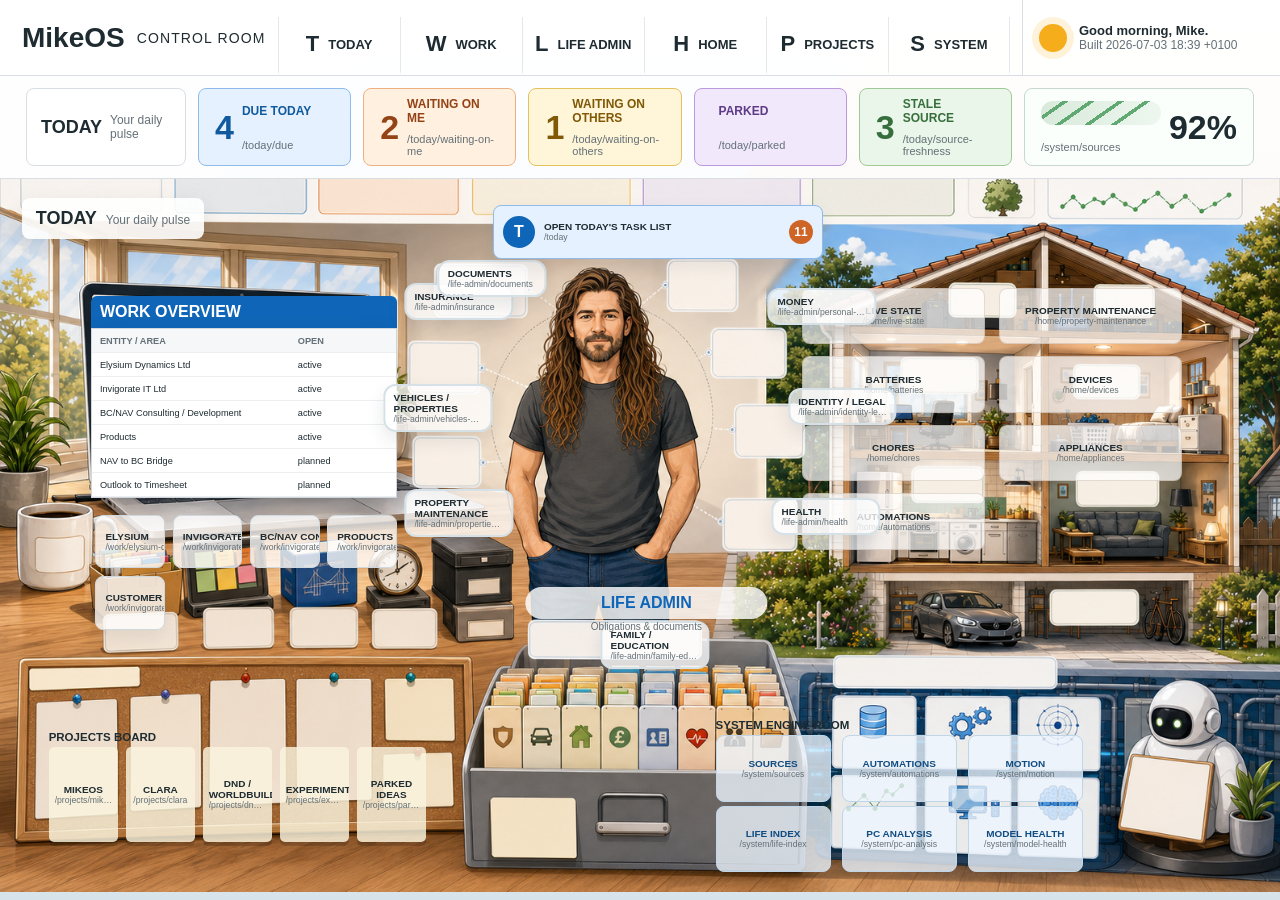
<file: index.html>
<!doctype html>
<html lang="en">
<head>
  <meta charset="utf-8">
  <meta name="viewport" content="width=device-width, initial-scale=1">
  <meta http-equiv="refresh" content="0; url=dashboard/pulse/">
  <title>MikeOS Pulse</title>
  <link rel="canonical" href="dashboard/pulse/">
  <style>
    body {
      min-height: 100vh;
      margin: 0;
      display: grid;
      place-items: center;
      font-family: system-ui, -apple-system, BlinkMacSystemFont, "Segoe UI", sans-serif;
      color: #17242d;
      background: #eef5f8;
    }

    main {
      max-width: 520px;
      padding: 28px;
      text-align: center;
    }

    a {
      color: #0f65b7;
      font-weight: 700;
    }
  </style>
</head>
<body>
  <main>
    <h1>MikeOS Pulse</h1>
    <p>Opening the Pulse control room.</p>
    <p><a href="dashboard/pulse/">Open Pulse manually</a></p>
  </main>
</body>
</html>
</file>
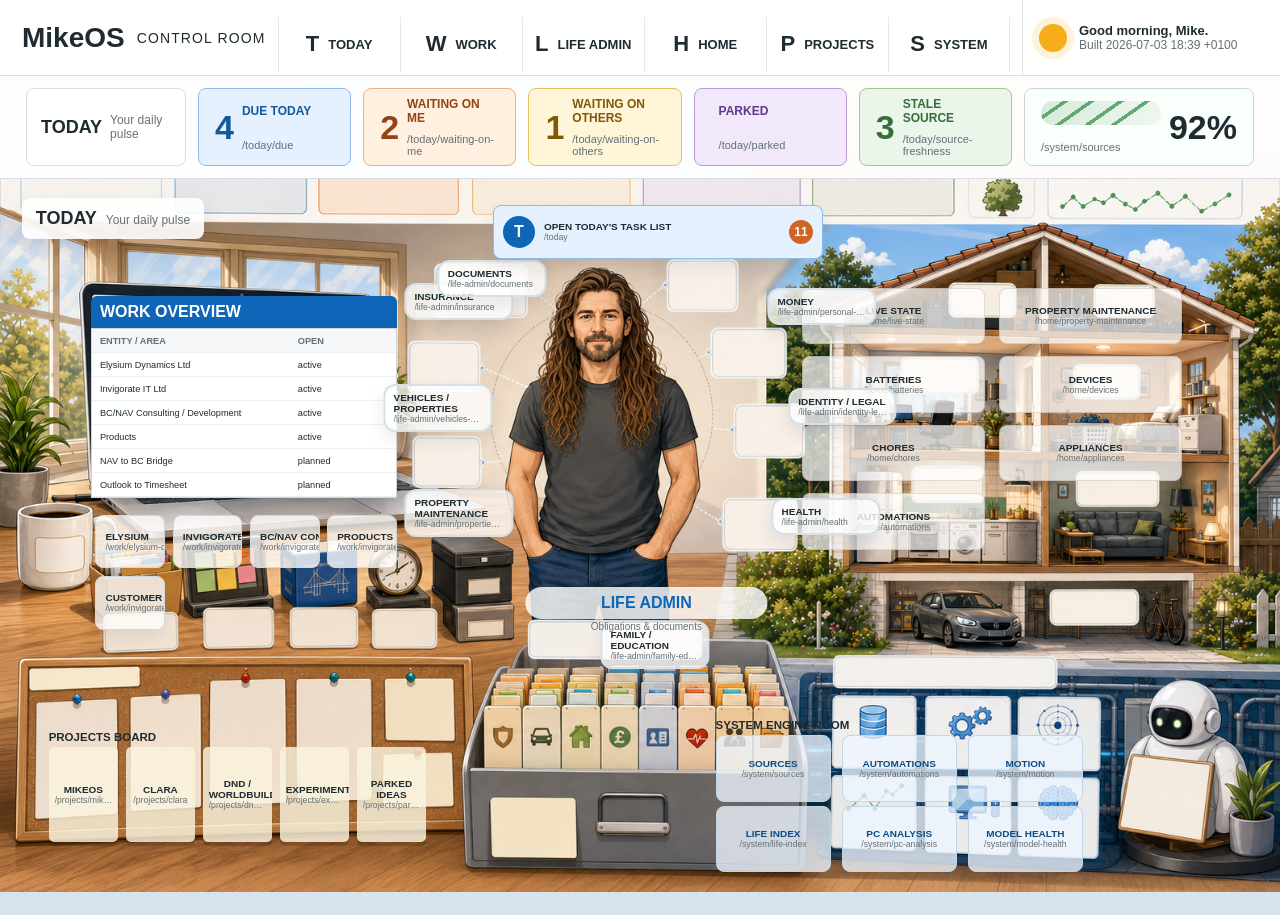
<file: dashboard/pulse/index.html>
<!doctype html>
<html lang="en">
<head>
  <meta charset="utf-8">
  <meta name="viewport" content="width=device-width, initial-scale=1">
  <meta name="mikeos-pulse-views" content="Today, Work, Life Admin, Home, Projects, System">
  <title>MikeOS Pulse</title>
  <link rel="stylesheet" href="pulse.css?v=illustrated-control-room">
</head>
<body>
  <div class="control-room-shell">
    <header class="topbar">
      <div class="brand-line">
        <h1>MikeOS</h1>
        <span>Control Room</span>
      </div>
      <nav class="topnav" id="pulse-nav" aria-label="Pulse sections"></nav>
      <div class="morning-card">
        <span class="sun-mark" aria-hidden="true"></span>
        <div>
          <strong>Good morning, Mike.</strong>
          <span id="generated-at">Built not generated</span>
        </div>
      </div>
    </header>

    <section class="kpi-strip" id="kpi-strip" aria-label="Today summary"></section>

    <main class="control-room">
      <section class="map-panel" aria-label="MikeOS clickable control room">
        <div class="scene-canvas">
          <div class="scene-stage">
            <img class="scene-art" src="assets/control-room-bg.png" alt="" aria-hidden="true">
            <div class="scene-title">
              <strong>Today</strong>
              <span>Your daily pulse</span>
            </div>

            <div class="work-desk">
              <div class="laptop">
                <div class="laptop-header">Work Overview</div>
                <div class="work-table" id="work-table"></div>
              </div>
              <div class="desk-routes" id="work-routes"></div>
            </div>

            <div class="life-hub" id="life-hub">
              <div class="person-card">
                <span class="avatar-mark">M</span>
                <strong>Life Admin</strong>
                <span>Obligations & documents</span>
              </div>
            </div>

            <div class="home-house">
              <div class="roof"></div>
              <div class="house-grid" id="home-rooms"></div>
            </div>

            <div class="projects-board">
              <h2>Projects Board</h2>
              <div id="project-pins"></div>
            </div>

            <div class="system-room">
              <h2>System Engine Room</h2>
              <div id="system-tiles"></div>
            </div>

            <div class="today-hotspot" id="today-hotspot"></div>
          </div>
        </div>
      </section>

      <aside class="task-drawer" aria-live="polite">
        <div class="drawer-header">
          <div class="drawer-title-block">
            <span class="drawer-icon" id="drawer-icon" aria-hidden="true">◎</span>
            <div>
              <span class="small-label">Selected section</span>
              <h2 id="drawer-title">Today</h2>
              <p id="drawer-summary">Loading task list...</p>
            </div>
          </div>
          <button class="landing-button" data-landing="control-room" type="button">Control Room</button>
          <button class="mode-button" type="button">List</button>
          <button class="mode-button" type="button">Filter</button>
          <a class="route-button" id="drawer-route" href="#today">/today</a>
        </div>
        <div class="drawer-counts" id="drawer-counts"></div>
        <div class="task-list" id="task-list"></div>
        <div class="drawer-footer">
          <strong>Evidence -> Entity -> Asset / Obligation -> View</strong>
          <span>The browser only receives distilled MikeOS state.</span>
        </div>
      </aside>
    </main>
  </div>
  <script src="pulse-data.js"></script>
  <script src="pulse-app.js"></script>
</body>
</html>
</file>
<file: dashboard/pulse/pulse.css>
:root {
  --ink: #1e2b31;
  --muted: #647077;
  --quiet: #8a949a;
  --line: #d8dee3;
  --paper: #f4f1ea;
  --surface: rgba(255, 255, 255, 0.94);
  --blue: #0f65b7;
  --blue-soft: #e6f1ff;
  --orange: #cf6427;
  --orange-soft: #fff0df;
  --amber: #c18a11;
  --amber-soft: #fff6d9;
  --green: #3c8c52;
  --green-soft: #e9f6e9;
  --purple: #7650a3;
  --purple-soft: #f1e8fb;
  --steel: #4b697b;
  --steel-soft: #e8eef2;
  --shadow: 0 18px 55px rgba(25, 37, 45, 0.2);
  --radius: 8px;
}

* {
  box-sizing: border-box;
}

html,
body {
  min-height: 100%;
}

body {
  margin: 0;
  color: var(--ink);
  background:
    linear-gradient(180deg, rgba(255, 255, 255, 0.86), rgba(255, 255, 255, 0.18) 22%),
    linear-gradient(135deg, #f8fbff 0 18%, #e9f5ff 18% 42%, #f7efe1 42% 70%, #dbe8ef 70% 100%);
  font-family: "Segoe UI", Arial, sans-serif;
  letter-spacing: 0;
}

button,
a {
  color: inherit;
  font: inherit;
}

button {
  cursor: pointer;
}

a {
  text-decoration: none;
}

.control-room-shell {
  min-height: 100vh;
  display: grid;
  grid-template-rows: auto auto minmax(0, 1fr);
}

.topbar {
  min-height: 76px;
  display: grid;
  grid-template-columns: auto minmax(0, 1fr) 236px;
  align-items: stretch;
  gap: 12px;
  padding: 0 22px;
  border-bottom: 1px solid var(--line);
  background: rgba(255, 255, 255, 0.88);
  backdrop-filter: blur(14px);
}

.brand-line {
  display: flex;
  align-items: center;
  gap: 12px;
  white-space: nowrap;
}

.brand-line h1 {
  margin: 0;
  font-size: 28px;
  font-weight: 800;
  letter-spacing: 0;
}

.brand-line span {
  text-transform: uppercase;
  font-size: 14px;
  letter-spacing: 0.08em;
}

.topnav {
  display: flex;
  align-items: end;
  gap: 0;
  overflow: hidden;
}

.topnav a {
  min-width: 100px;
  flex: 1 1 100px;
  min-height: 58px;
  display: flex;
  align-items: center;
  justify-content: center;
  gap: 9px;
  border-left: 1px solid #e5e8eb;
  border-bottom: 4px solid transparent;
  font-size: 13px;
  font-weight: 700;
  text-transform: uppercase;
}

.topnav a:last-child {
  border-right: 1px solid #e5e8eb;
}

.topnav a span {
  font-size: 22px;
}

.topnav a.active {
  color: var(--blue);
  background: white;
  border-bottom-color: var(--blue);
  border-radius: 0 0 8px 8px;
  box-shadow: 0 8px 20px rgba(15, 101, 183, 0.1);
}

.morning-card {
  display: flex;
  align-items: center;
  gap: 12px;
  padding-left: 16px;
  border-left: 1px solid var(--line);
}

.morning-card strong,
.morning-card span {
  display: block;
}

.morning-card strong {
  font-size: 13px;
}

.morning-card span {
  color: var(--muted);
  font-size: 12px;
}

.sun-mark {
  width: 28px;
  height: 28px;
  border-radius: 50%;
  background: #f6ad1b;
  box-shadow: 0 0 0 7px rgba(246, 173, 27, 0.16);
}

.kpi-strip {
  display: grid;
  grid-template-columns: 160px repeat(5, minmax(130px, 1fr)) 230px;
  gap: 12px;
  padding: 12px 26px;
  border-bottom: 1px solid var(--line);
  background: rgba(255, 255, 255, 0.78);
}

.kpi-title,
.kpi-card,
.freshness-card {
  min-height: 64px;
  border-radius: var(--radius);
  border: 1px solid var(--line);
  background: rgba(255, 255, 255, 0.82);
}

.kpi-title {
  display: flex;
  align-items: center;
  gap: 8px;
  padding: 0 14px;
}

.kpi-title strong {
  font-size: 18px;
  text-transform: uppercase;
}

.kpi-title span {
  color: var(--muted);
  font-size: 12px;
}

.kpi-card,
.freshness-card {
  display: grid;
  grid-template-columns: auto minmax(0, 1fr);
  align-items: center;
  gap: 8px;
  padding: 8px 16px;
  text-align: left;
}

.kpi-card strong,
.freshness-card strong {
  grid-row: span 2;
  font-size: 34px;
  line-height: 1;
}

.kpi-card span {
  font-size: 12px;
  font-weight: 800;
  text-transform: uppercase;
}

.kpi-card small,
.freshness-card small {
  color: var(--muted);
  font-size: 11px;
}

.kpi-card.today { border-color: #8ebbe9; background: var(--blue-soft); color: #115a9e; }
.kpi-card.work { border-color: #edb181; background: var(--orange-soft); color: #944316; }
.kpi-card.life { border-color: #e5c15e; background: var(--amber-soft); color: #805806; }
.kpi-card.projects { border-color: #bb99dd; background: var(--purple-soft); color: #5e3b87; }
.kpi-card.home { border-color: #9fc995; background: var(--green-soft); color: #376f3c; }

.freshness-card {
  grid-template-columns: minmax(0, 1fr) auto;
  border-color: #c7d8cf;
  background: #fbfffb;
}

.sparkline {
  height: 24px;
  border-radius: 999px;
  background:
    linear-gradient(145deg, transparent 0 14%, #61a973 14% 18%, transparent 18% 31%, #61a973 31% 35%, transparent 35% 50%, #61a973 50% 54%, transparent 54% 67%, #61a973 67% 71%, transparent 71% 100%),
    linear-gradient(90deg, #d9eadb, #edf7ef);
}

.control-room {
  position: relative;
  min-height: calc(100vh - 164px);
  overflow: hidden;
}

.map-panel {
  height: 100%;
}

.scene-canvas {
  position: relative;
  min-height: calc(100vh - 164px);
  display: flex;
  justify-content: center;
  align-items: flex-start;
  padding: 0;
  overflow: auto;
  background: linear-gradient(180deg, #edf6fb, #d7e3ea);
}

.scene-stage {
  position: relative;
  width: min(100%, 1586px);
  aspect-ratio: 1586 / 884;
  flex: 0 0 auto;
  overflow: hidden;
  background: #e6eef4;
}

.scene-art {
  position: absolute;
  inset: 0;
  z-index: 0;
  width: 100%;
  height: 100%;
  object-fit: contain;
  pointer-events: none;
  user-select: none;
}

.scene-title {
  position: absolute;
  top: 2.6%;
  left: 1.7%;
  z-index: 8;
  display: flex;
  align-items: baseline;
  gap: 9px;
  padding: 10px 14px;
  border-radius: var(--radius);
  background: rgba(255, 255, 255, 0.9);
  box-shadow: 0 8px 22px rgba(25, 37, 45, 0.1);
}

.scene-title strong {
  font-size: 18px;
  text-transform: uppercase;
}

.scene-title span {
  color: var(--muted);
  font-size: 12px;
}

.work-desk {
  position: absolute;
  left: 7.1%;
  top: 16.4%;
  z-index: 4;
  width: 23.9%;
  min-width: 0;
  max-width: none;
}

.laptop {
  position: relative;
  padding: 0;
  border: 0;
  border-radius: 0;
  background: transparent;
  box-shadow: none;
  transform: none;
}

.laptop::after {
  content: none;
}

.laptop-header {
  padding: 7px 9px;
  border-radius: 6px 6px 0 0;
  color: white;
  background: var(--blue);
  font-weight: 800;
  text-transform: uppercase;
}

.work-table {
  display: grid;
  background: white;
  border: 1px solid #cfd7dd;
  box-shadow: 0 10px 24px rgba(25, 37, 45, 0.12);
}

.table-row {
  display: grid;
  grid-template-columns: minmax(0, 1fr) 90px;
  gap: 8px;
  align-items: center;
  min-height: 24px;
  padding: 3px 8px;
  border: 0;
  border-bottom: 1px solid #edf0f2;
  background: transparent;
  text-align: left;
  font-size: clamp(9px, 0.72vw, 11px);
}

.table-row.head {
  color: var(--muted);
  font-weight: 800;
  text-transform: uppercase;
  background: #f5f7f9;
}

.table-row:not(.head):hover,
.table-row.selected {
  background: var(--blue-soft);
}

.desk-routes {
  display: grid;
  grid-template-columns: repeat(4, minmax(0, 1fr));
  gap: 0.6vw;
  margin-top: 1.3vw;
  padding-left: 1.5%;
}

.desk-routes .zone-icon,
.desk-routes .zone-button em {
  display: none;
}

.life-hub {
  position: absolute;
  left: 50.5%;
  top: 11.4%;
  z-index: 5;
  width: 32.6%;
  height: 64%;
  transform: translateX(-50%);
}

.life-hub::before {
  content: none;
}

.person-card {
  position: absolute;
  left: 50%;
  top: 71.5%;
  z-index: 2;
  width: 58%;
  min-height: 0;
  transform: translateX(-50%);
  display: block;
  padding: 0;
  text-align: center;
}

.avatar-mark {
  display: none;
}

.person-card strong {
  position: relative;
  z-index: 3;
  display: block;
  margin: 0;
  padding: 7px 14px;
  border-radius: 999px;
  background: rgba(255, 255, 255, 0.82);
  color: var(--blue);
  text-transform: uppercase;
}

.person-card span:last-child {
  position: relative;
  z-index: 3;
  display: block;
  margin-top: 2px;
  padding: 0 8px;
  color: var(--muted);
  font-size: clamp(10px, 0.75vw, 12px);
}

.orbit-card {
  position: absolute;
  width: 26%;
  min-height: 0;
  padding: 6px 8px;
  border: 2px solid #d6e1e7;
  border-radius: 12px;
  background: rgba(255, 255, 255, 0.78);
  box-shadow: 0 8px 18px rgba(25, 37, 45, 0.1);
  text-align: left;
  overflow: hidden;
}

.orbit-card strong,
.room-card strong,
.pin-card strong,
.engine-tile strong,
.zone-button strong {
  display: block;
  font-size: clamp(9px, 0.78vw, 12px);
  text-transform: uppercase;
}

.orbit-card small,
.room-card small,
.pin-card small,
.engine-tile small,
.zone-button small {
  color: var(--muted);
  display: block;
  overflow: hidden;
  text-overflow: ellipsis;
  white-space: nowrap;
  font-size: clamp(8px, 0.68vw, 11px);
}

.orbit-1 { left: -8%; top: 5%; }
.orbit-2 { left: -13%; top: 27%; }
.orbit-3 { left: -8%; top: 50%; }
.orbit-4 { right: -5%; top: 6%; }
.orbit-5 { right: -10%; top: 28%; }
.orbit-6 { right: -6%; top: 52%; }
.orbit-7 { left: 39%; top: 79%; }

.home-house {
  position: absolute;
  right: 4.8%;
  top: 9.2%;
  z-index: 3;
  width: 35.4%;
  min-width: 0;
  max-width: none;
  height: 55.8%;
  padding: 0;
}

.roof {
  display: none;
}

.house-grid {
  position: relative;
  display: grid;
  grid-template-columns: repeat(2, minmax(0, 1fr));
  grid-auto-rows: 17%;
  gap: 3.6%;
  height: 100%;
  padding: 9.5% 8% 5%;
  border: 0;
  background: transparent;
  box-shadow: none;
}

.room-card {
  border: 1px solid rgba(110, 76, 47, 0.18);
  border-radius: var(--radius);
  background: rgba(255, 255, 255, 0.72);
  text-align: center;
  overflow: hidden;
}

.room-card:hover,
.room-card.selected {
  border-color: var(--green);
  background: var(--green-soft);
}

.projects-board {
  position: absolute;
  left: 3.8%;
  bottom: 7.1%;
  z-index: 7;
  width: 29.5%;
  min-width: 0;
  max-width: none;
  padding: 0;
  border: 0;
  border-radius: 0;
  background: transparent;
  box-shadow: none;
}

.projects-board h2,
.system-room h2 {
  margin: 0 0 1.1%;
  color: var(--ink);
  font-size: clamp(10px, 0.9vw, 14px);
  text-transform: uppercase;
}

#project-pins {
  display: grid;
  grid-template-columns: repeat(5, minmax(0, 1fr));
  gap: 2%;
}

.pin-card {
  min-height: clamp(72px, 7.4vw, 118px);
  padding: 8px 6px;
  border: 0;
  border-radius: 5px;
  background: rgba(251, 244, 223, 0.82);
  box-shadow: 0 4px 0 rgba(0, 0, 0, 0.18);
  overflow: hidden;
}

.system-room {
  position: absolute;
  right: 15.4%;
  bottom: 3.4%;
  z-index: 7;
  width: 28.7%;
  min-width: 0;
  max-width: none;
  padding: 0;
  border-radius: 0;
  background: transparent;
  box-shadow: none;
}

#system-tiles {
  display: grid;
  grid-template-columns: repeat(3, minmax(0, 1fr));
  gap: 3%;
}

.engine-tile {
  min-height: clamp(54px, 5.2vw, 82px);
  border: 1px solid #bfd5e8;
  border-radius: var(--radius);
  background: rgba(239, 247, 255, 0.78);
  color: #104c82;
  overflow: hidden;
}

.today-hotspot {
  position: absolute;
  top: 3.6%;
  left: 51.4%;
  transform: translateX(-50%);
  z-index: 8;
}

.zone-button {
  position: relative;
  display: grid;
  grid-template-columns: auto minmax(0, 1fr) auto;
  align-items: center;
  gap: 9px;
  min-height: 54px;
  padding: 8px 9px;
  border: 1px solid #cfd8df;
  border-radius: var(--radius);
  background: rgba(255, 255, 255, 0.78);
  text-align: left;
  box-shadow: 0 7px 18px rgba(25, 37, 45, 0.08);
  overflow: hidden;
}

.zone-button.mini {
  grid-template-columns: 1fr;
  min-height: clamp(44px, 4.2vw, 68px);
}

.zone-button.today-main {
  width: min(30vw, 330px);
  border-color: #8ebbe9;
  background: var(--blue-soft);
}

.zone-button strong {
  overflow: hidden;
  text-overflow: ellipsis;
  white-space: nowrap;
}

.zone-icon {
  display: grid;
  place-items: center;
  width: 32px;
  height: 32px;
  border-radius: 50%;
  color: white;
  background: var(--blue);
  font-weight: 800;
}

.zone-button em {
  display: grid;
  place-items: center;
  min-width: 24px;
  height: 24px;
  border-radius: 50%;
  color: white;
  background: var(--orange);
  font-style: normal;
  font-size: 12px;
  font-weight: 800;
}

[data-zone]:focus-visible {
  outline: 3px solid #0f65b7;
  outline-offset: 3px;
}

[data-zone].selected {
  box-shadow: 0 0 0 3px rgba(15, 101, 183, 0.24), var(--shadow);
}

.task-drawer {
  position: absolute;
  z-index: 10;
  left: 25.5%;
  right: 1.4%;
  top: 26px;
  bottom: 28px;
  display: grid;
  grid-template-rows: auto auto minmax(0, 1fr) auto;
  gap: 14px;
  padding: 18px;
  border: 1px solid var(--line);
  border-radius: 12px;
  background: rgba(255, 255, 255, 0.96);
  box-shadow: 0 22px 70px rgba(25, 37, 45, 0.24);
  display: none;
}

.workbench-open .task-drawer {
  display: grid;
}

.drawer-header {
  display: grid;
  grid-template-columns: minmax(0, 1fr) auto auto auto auto;
  gap: 14px;
  align-items: start;
}

.drawer-title-block {
  display: grid;
  grid-template-columns: auto minmax(0, 1fr);
  gap: 14px;
  align-items: start;
}

.drawer-icon {
  display: grid;
  place-items: center;
  width: 58px;
  height: 58px;
  border-radius: 50%;
  color: white;
  background: var(--blue);
  font-size: 28px;
}

.small-label {
  color: var(--quiet);
  font-size: 12px;
  font-weight: 800;
  letter-spacing: 0.08em;
  text-transform: uppercase;
}

.drawer-header h2 {
  margin: 0;
  color: #173c72;
  font-size: 28px;
  text-transform: uppercase;
}

.drawer-header p {
  margin: 5px 0 0;
  color: var(--muted);
  font-size: 13px;
  line-height: 1.45;
}

.route-button,
.landing-button,
.mode-button {
  width: max-content;
  min-height: 38px;
  display: inline-flex;
  align-items: center;
  gap: 8px;
  padding: 0 14px;
  border: 1px solid var(--line);
  border-radius: 7px;
  background: #f8fafb;
  color: #174f90;
  font-size: 13px;
  font-weight: 700;
}

.landing-button {
  border-color: #8ebbe9;
  background: var(--blue-soft);
  color: #115a9e;
}

.drawer-counts {
  display: flex;
  gap: 8px;
  flex-wrap: wrap;
}

.drawer-counts span {
  min-height: 34px;
  display: inline-flex;
  align-items: center;
  gap: 6px;
  padding: 6px 10px;
  border-radius: 999px;
  background: #eef3f7;
  color: var(--muted);
  font-size: 12px;
}

.drawer-counts strong {
  color: var(--ink);
  font-size: 16px;
}

.task-board {
  min-height: 0;
  display: grid;
  grid-template-columns: minmax(0, 1fr) 180px;
  gap: 12px;
}

.task-table {
  min-width: 0;
  overflow: auto;
  border: 1px solid var(--line);
  border-radius: var(--radius);
}

.task-row {
  display: grid;
  grid-template-columns: minmax(170px, 1.1fr) minmax(180px, 1fr) 100px 94px minmax(170px, 1fr) 126px;
  min-width: 900px;
  border-bottom: 1px solid #e6eaee;
  background: white;
}

.task-row:last-child {
  border-bottom: 0;
}

.task-row.header {
  position: sticky;
  top: 0;
  z-index: 1;
  background: #f7f9fa;
  font-weight: 800;
}

.task-cell {
  min-height: 88px;
  padding: 14px;
  border-right: 1px solid #e6eaee;
  font-size: 13px;
  line-height: 1.42;
}

.task-row.header .task-cell {
  min-height: 38px;
  padding: 10px 14px;
}

.task-cell:last-child {
  border-right: 0;
}

.task-cell strong {
  display: block;
  margin-bottom: 5px;
  font-size: 15px;
}

.task-cell code {
  color: #174f90;
  font-size: 12px;
  white-space: normal;
}

.priority {
  display: inline-flex;
  padding: 5px 8px;
  border-radius: 7px;
  font-weight: 800;
  text-transform: capitalize;
}

.priority.urgent {
  color: #9b2f1f;
  background: #ffe3dc;
  border: 1px solid #f0b5a9;
}

.priority.soon {
  color: #8a5200;
  background: #fff0d7;
  border: 1px solid #e6bf80;
}

.priority.watch {
  color: #226a3c;
  background: #e6f5ea;
  border: 1px solid #add5b8;
}

.source-dot {
  display: inline-block;
  width: 8px;
  height: 8px;
  margin-right: 6px;
  border-radius: 50%;
  background: var(--green);
}

.quick-panel {
  display: grid;
  align-content: start;
  gap: 12px;
}

.quick-box {
  padding: 12px;
  border: 1px solid var(--line);
  border-radius: var(--radius);
  background: white;
}

.quick-box h3 {
  margin: 0 0 10px;
  font-size: 13px;
  text-transform: uppercase;
}

.quick-box p {
  margin: 0;
  color: var(--muted);
  font-size: 12px;
  line-height: 1.42;
}

.quick-filter {
  display: flex;
  justify-content: space-between;
  gap: 8px;
  padding: 8px;
  border-radius: 6px;
  color: var(--muted);
  font-size: 12px;
}

.quick-filter.active {
  color: #174f90;
  background: var(--blue-soft);
  font-weight: 800;
}

.focus-timer {
  display: grid;
  place-items: center;
  width: 104px;
  height: 104px;
  margin: 10px auto;
  border: 8px solid #dfe5e9;
  border-top-color: var(--blue);
  border-radius: 50%;
  font-size: 22px;
  font-weight: 800;
}

.drawer-footer {
  display: flex;
  justify-content: space-between;
  gap: 12px;
  padding: 10px 12px;
  border-top: 1px solid var(--line);
  color: var(--muted);
  font-size: 12px;
}

.drawer-footer strong {
  color: var(--ink);
}

@media (max-width: 1180px) {
  .topbar {
    grid-template-columns: 1fr;
    padding: 14px;
  }

  .morning-card {
    padding-left: 0;
    border-left: 0;
  }

  .kpi-strip {
    grid-template-columns: repeat(2, minmax(0, 1fr));
  }

  .scene-canvas {
    min-height: 0;
    display: block;
    padding: 14px;
    overflow: visible;
    background: linear-gradient(180deg, #edf6fb, #d7e3ea);
  }

  .scene-stage {
    width: auto;
    aspect-ratio: auto;
    overflow: visible;
    background: transparent;
  }

  .scene-art {
    display: none;
  }

  .work-desk,
  .life-hub,
  .home-house,
  .projects-board,
  .system-room {
    position: relative;
    left: auto;
    right: auto;
    top: auto;
    bottom: auto;
    transform: none;
    width: auto;
    height: auto;
    min-width: 0;
    max-width: none;
    margin: 18px 0;
  }

  .scene-title,
  .today-hotspot {
    position: relative;
    left: auto;
    top: auto;
    transform: none;
    margin-bottom: 14px;
  }

  .life-hub {
    height: auto;
    display: grid;
    grid-template-columns: repeat(2, minmax(0, 1fr));
    gap: 10px;
  }

  .person-card,
  .orbit-card {
    position: static;
    transform: none;
    width: auto;
  }

  .task-drawer {
    position: relative;
    left: auto;
    right: auto;
    top: auto;
    bottom: auto;
    margin: 16px;
  }
}

@media (max-width: 760px) {
  .topnav a {
    min-width: 112px;
  }

  .kpi-strip,
  .task-board,
  .drawer-header,
  .drawer-title-block,
  .desk-routes,
  #project-pins,
  #system-tiles,
  .house-grid,
  .life-hub {
    grid-template-columns: 1fr;
  }

  .task-drawer {
    padding: 14px;
  }
}
</file>
